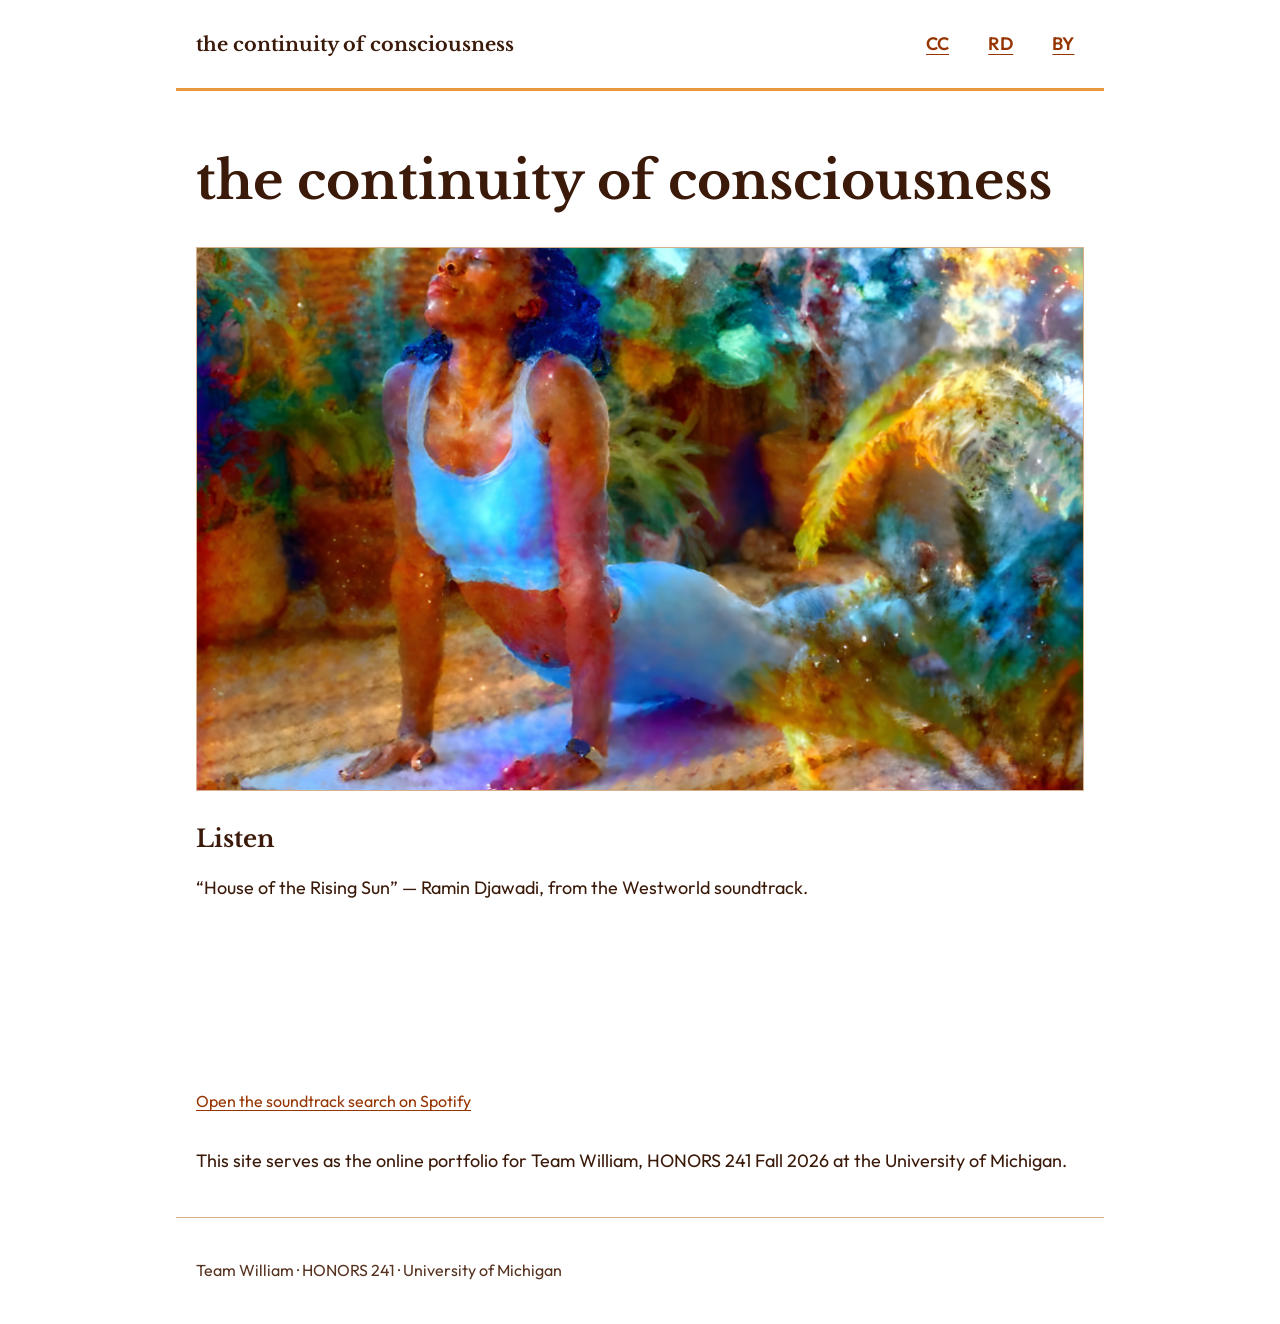
<file: index.html>
<!DOCTYPE html>
<html lang="en">
<head>
  <meta charset="utf-8">
  <meta name="viewport" content="width=device-width, initial-scale=1">
  <title>the continuity of consciousness</title>
  <link rel="preconnect" href="https://fonts.googleapis.com">
  <link rel="preconnect" href="https://fonts.gstatic.com" crossorigin>
  <link href="https://fonts.googleapis.com/css2?family=Libre+Baskerville:wght@400;700&family=Outfit:wght@400;500;600;700&display=swap" rel="stylesheet">
  <link rel="stylesheet" href="styles.css">
</head>
<body>
  <a class="skip-link" href="#main">Skip to main content</a>

  <header class="site-header">
    <p class="site-title"><a href="index.html">the continuity of consciousness</a></p>
    <nav aria-label="Member pages">
      <ul>
        <li><a href="cc.html">CC</a></li>
        <li><a href="rd.html">RD</a></li>
        <li><a href="by.html">BY</a></li>
      </ul>
    </nav>
  </header>

  <main id="main">
    <h1>the continuity of consciousness</h1>
    <figure class="cover-image">
      <img src="images/site_cover_page.png" alt="Cover artwork for the continuity of consciousness portfolio">
    </figure>

    <section class="music-section" aria-labelledby="music-heading">
      <h2 id="music-heading">Listen</h2>
      <p>“House of the Rising Sun” — Ramin Djawadi, from the Westworld soundtrack.</p>
      <div class="player-frame">
        <iframe title="Spotify player search for House of the Rising Sun by Ramin Djawadi"
          src="https://open.spotify.com/embed/search/House%20of%20the%20Rising%20Sun%20Ramin%20Djawadi"
          width="100%" height="152" loading="lazy" allow="autoplay; clipboard-write; encrypted-media; fullscreen; picture-in-picture"
          referrerpolicy="strict-origin-when-cross-origin"></iframe>
      </div>
      <p class="player-fallback"><a href="https://open.spotify.com/search/House%20of%20the%20Rising%20Sun%20Ramin%20Djawadi">Open the soundtrack search on Spotify</a></p>
    </section>

    <p class="intro">This site serves as the online portfolio for Team William, HONORS 241 Fall 2026 at the University of Michigan.</p>
  </main>

  <footer class="site-footer">
    <p>Team William · HONORS 241 · University of Michigan</p>
  </footer>
</body>
</html>
</file>
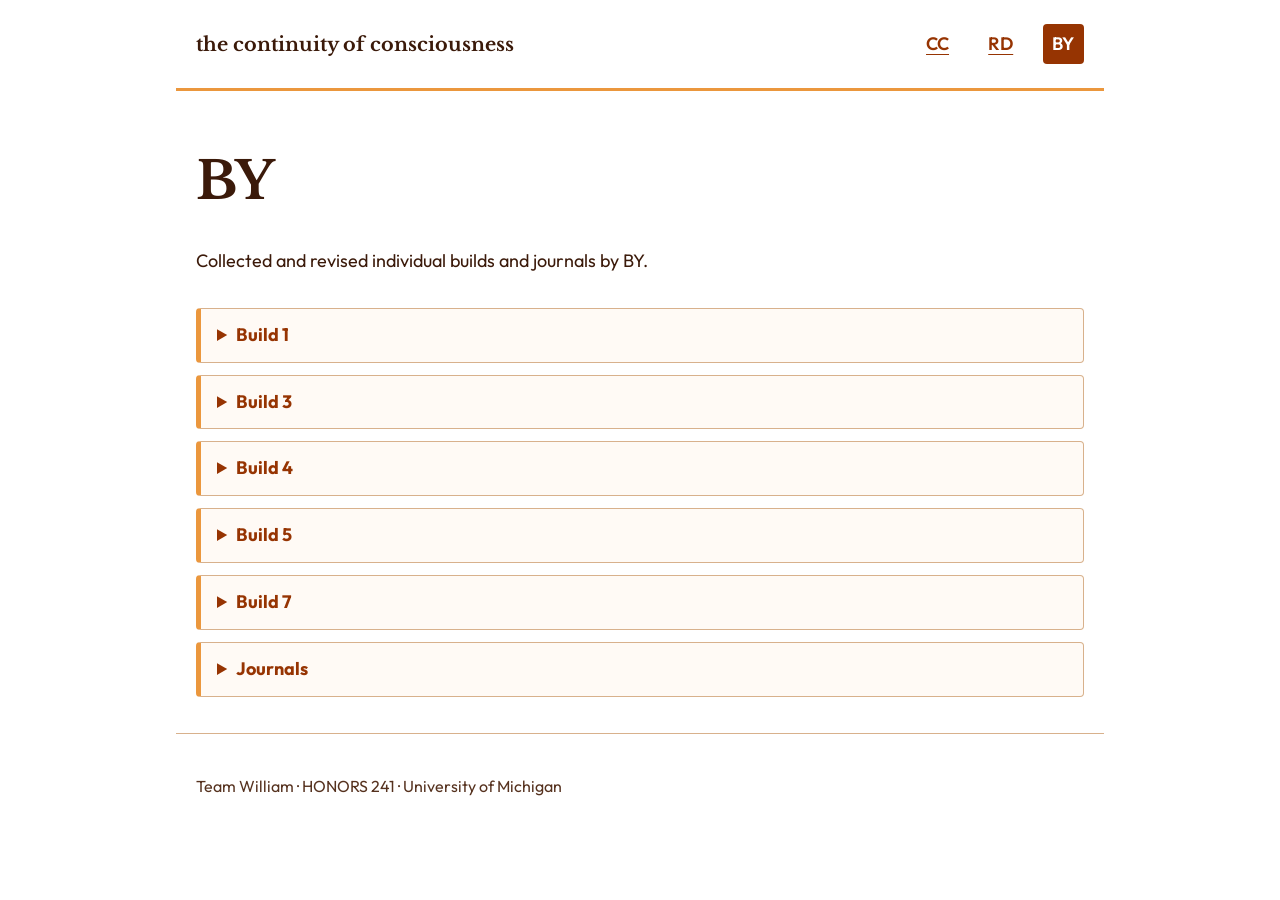
<file: by.html>
<!DOCTYPE html>
<html lang="en">
<head>
  <meta charset="utf-8">
  <meta name="viewport" content="width=device-width, initial-scale=1">
  <title>BY — the continuity of consciousness</title>
  <link rel="preconnect" href="https://fonts.googleapis.com">
  <link rel="preconnect" href="https://fonts.gstatic.com" crossorigin>
  <link href="https://fonts.googleapis.com/css2?family=Libre+Baskerville:wght@400;700&family=Outfit:wght@400;500;600;700&display=swap" rel="stylesheet">
  <link rel="stylesheet" href="styles.css">
</head>
<body>
  <a class="skip-link" href="#main">Skip to main content</a>
  <header class="site-header">
    <p class="site-title"><a href="index.html">the continuity of consciousness</a></p>
    <nav aria-label="Member pages">
      <ul>
        <li><a href="cc.html">CC</a></li>
        <li><a href="rd.html">RD</a></li>
        <li><a href="by.html" aria-current="page">BY</a></li>
      </ul>
    </nav>
  </header>
  <main id="main">
    <h1>BY</h1>
    <p class="member-intro">Collected and revised individual builds and journals by BY.</p>
    <section class="member-builds" aria-label="BY's individual work">
      <details><summary>Build 1</summary><p>Documents for this build will be added here when available.</p></details>
      <details><summary>Build 3</summary><p>Documents for this build will be added here when available.</p></details>
      <details><summary>Build 4</summary><p>Documents for this build will be added here when available.</p></details>
      <details><summary>Build 5</summary><p>Documents for this build will be added here when available.</p></details>
      <details><summary>Build 7</summary><p>Documents for this build will be added here when available.</p></details>
      <details><summary>Journals</summary><p>Journal documents will be added here when available.</p></details>
    </section>
  </main>
  <footer class="site-footer"><p>Team William · HONORS 241 · University of Michigan</p></footer>
</body>
</html>
</file>
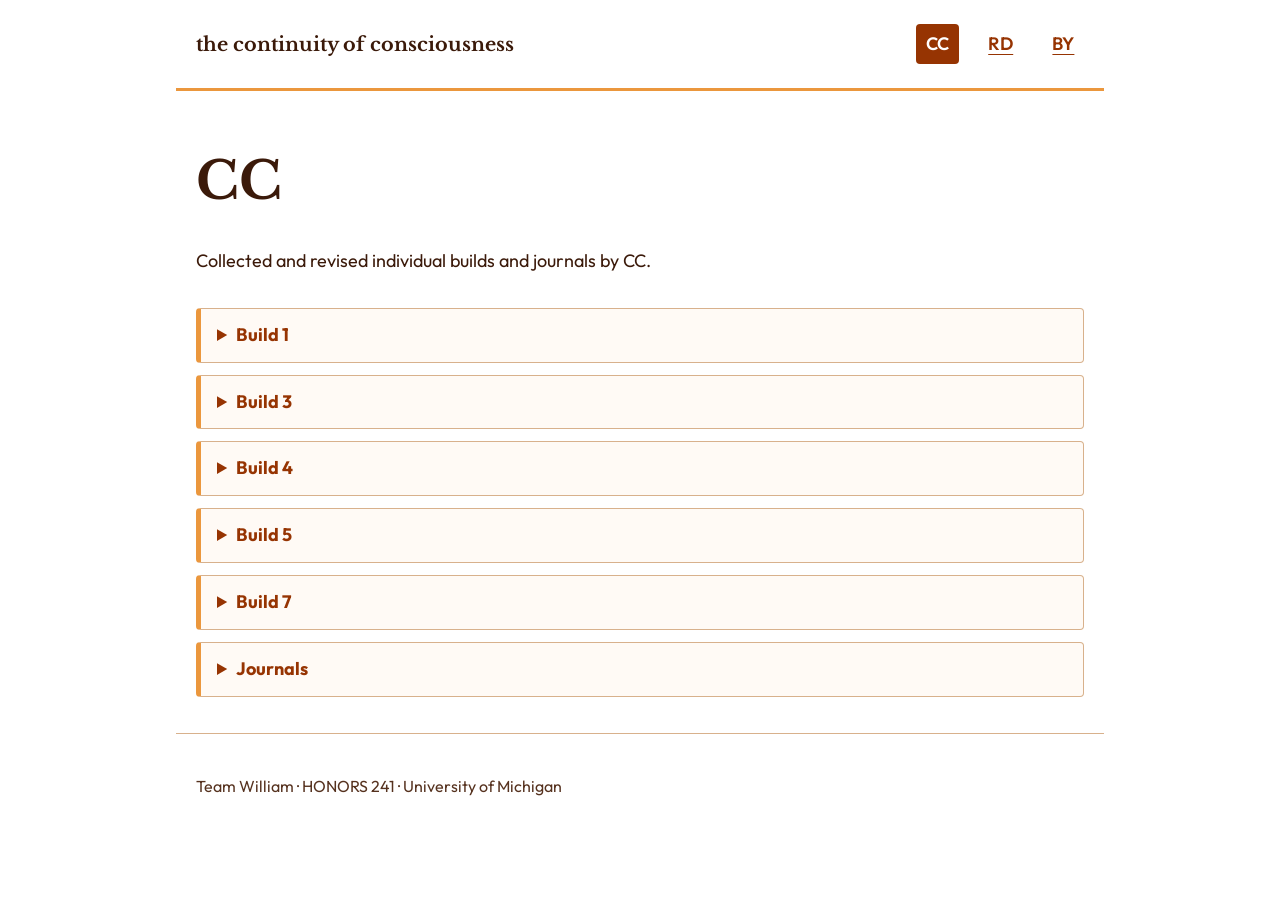
<file: cc.html>
<!DOCTYPE html>
<html lang="en">
<head>
  <meta charset="utf-8">
  <meta name="viewport" content="width=device-width, initial-scale=1">
  <title>CC — the continuity of consciousness</title>
  <link rel="preconnect" href="https://fonts.googleapis.com">
  <link rel="preconnect" href="https://fonts.gstatic.com" crossorigin>
  <link href="https://fonts.googleapis.com/css2?family=Libre+Baskerville:wght@400;700&family=Outfit:wght@400;500;600;700&display=swap" rel="stylesheet">
  <link rel="stylesheet" href="styles.css">
</head>
<body>
  <a class="skip-link" href="#main">Skip to main content</a>
  <header class="site-header">
    <p class="site-title"><a href="index.html">the continuity of consciousness</a></p>
    <nav aria-label="Member pages">
      <ul>
        <li><a href="cc.html" aria-current="page">CC</a></li>
        <li><a href="rd.html">RD</a></li>
        <li><a href="by.html">BY</a></li>
      </ul>
    </nav>
  </header>
  <main id="main">
    <h1>CC</h1>
    <p class="member-intro">Collected and revised individual builds and journals by CC.</p>
    <section class="member-builds" aria-label="CC's individual work">
      <details><summary>Build 1</summary><p>Documents for this build will be added here when available.</p></details>
      <details><summary>Build 3</summary><p>Documents for this build will be added here when available.</p></details>
      <details><summary>Build 4</summary><p>Documents for this build will be added here when available.</p></details>
      <details><summary>Build 5</summary><p>Documents for this build will be added here when available.</p></details>
      <details><summary>Build 7</summary><p>Documents for this build will be added here when available.</p></details>
      <details><summary>Journals</summary><p>Journal documents will be added here when available.</p></details>
    </section>
  </main>
  <footer class="site-footer"><p>Team William · HONORS 241 · University of Michigan</p></footer>
</body>
</html>
</file>
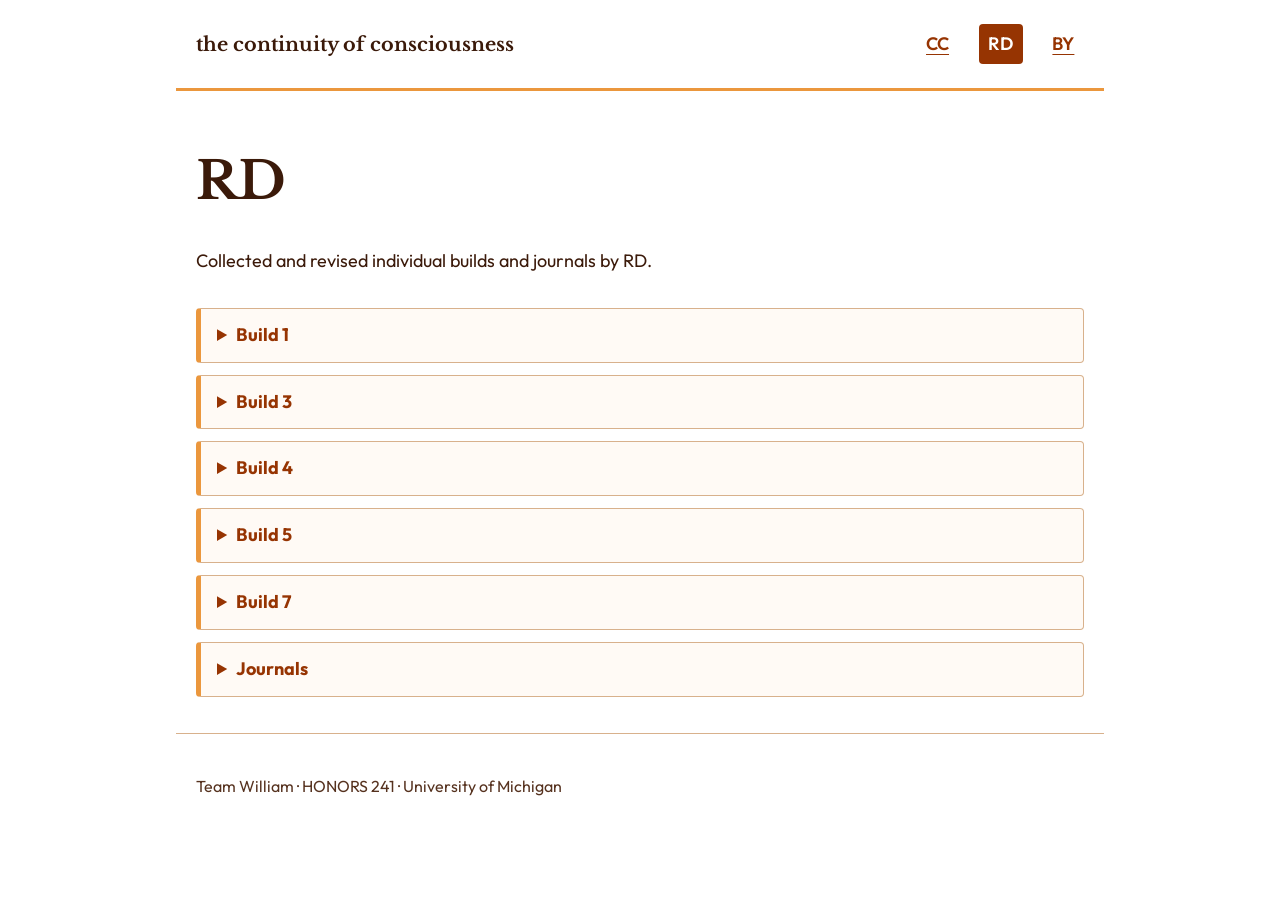
<file: rd.html>
<!DOCTYPE html>
<html lang="en">
<head>
  <meta charset="utf-8">
  <meta name="viewport" content="width=device-width, initial-scale=1">
  <title>RD — the continuity of consciousness</title>
  <link rel="preconnect" href="https://fonts.googleapis.com">
  <link rel="preconnect" href="https://fonts.gstatic.com" crossorigin>
  <link href="https://fonts.googleapis.com/css2?family=Libre+Baskerville:wght@400;700&family=Outfit:wght@400;500;600;700&display=swap" rel="stylesheet">
  <link rel="stylesheet" href="styles.css">
</head>
<body>
  <a class="skip-link" href="#main">Skip to main content</a>
  <header class="site-header">
    <p class="site-title"><a href="index.html">the continuity of consciousness</a></p>
    <nav aria-label="Member pages">
      <ul>
        <li><a href="cc.html">CC</a></li>
        <li><a href="rd.html" aria-current="page">RD</a></li>
        <li><a href="by.html">BY</a></li>
      </ul>
    </nav>
  </header>
  <main id="main">
    <h1>RD</h1>
    <p class="member-intro">Collected and revised individual builds and journals by RD.</p>
    <section class="member-builds" aria-label="RD's individual work">
      <details><summary>Build 1</summary><p>Documents for this build will be added here when available.</p></details>
      <details><summary>Build 3</summary><p>Documents for this build will be added here when available.</p></details>
      <details><summary>Build 4</summary><p>Documents for this build will be added here when available.</p></details>
      <details><summary>Build 5</summary><p>Documents for this build will be added here when available.</p></details>
      <details><summary>Build 7</summary><p>Documents for this build will be added here when available.</p></details>
      <details><summary>Journals</summary><p>Journal documents will be added here when available.</p></details>
    </section>
  </main>
  <footer class="site-footer"><p>Team William · HONORS 241 · University of Michigan</p></footer>
</body>
</html>
</file>
<file: styles.css>
:root {
  --text: #3b1a0a;
  --muted: #56321f;
  --background: #ffffff;
  --accent: #963402;
  --highlight: #eb973d;
  --border: #d8b18c;
  --max-width: 58rem;
}

*,
*::before,
*::after {
  box-sizing: border-box;
}

body {
  margin: 0;
  font-family: "Outfit", system-ui, sans-serif;
  font-size: 1.125rem;
  line-height: 1.6;
  color: var(--text);
  background: var(--background);
}

h1,
h2,
h3,
.site-title {
  font-family: "Libre Baskerville", Georgia, serif;
}

.site-header,
main,
.site-footer {
  max-width: var(--max-width);
  margin: 0 auto;
  padding: 1.5rem 1.25rem;
}

.site-header {
  display: flex;
  flex-wrap: wrap;
  align-items: baseline;
  justify-content: space-between;
  gap: 1rem;
  border-bottom: 3px solid var(--highlight);
}

.site-title {
  margin: 0;
  font-weight: 700;
}

.site-title a {
  color: inherit;
  text-decoration: none;
}

nav ul {
  display: flex;
  flex-wrap: wrap;
  gap: 1.25rem;
  margin: 0;
  padding: 0;
  list-style: none;
}

a {
  color: var(--accent);
  text-underline-offset: 0.2em;
}

a:focus-visible {
  outline: 3px solid var(--accent);
  outline-offset: 2px;
}

h1 {
  font-size: clamp(2rem, 5vw, 3.25rem);
  line-height: 1.2;
}

h2 {
  font-size: 1.5rem;
  line-height: 1.3;
}

img,
video {
  max-width: 100%;
  height: auto;
}

.site-footer {
  border-top: 1px solid var(--border);
  color: var(--muted);
  font-size: 1rem;
}

.skip-link {
  position: absolute;
  left: -999rem;
}

.skip-link:focus {
  left: 1rem;
  top: 1rem;
  padding: 0.5rem 0.75rem;
  background: var(--background);
  z-index: 10;
}

.site-header {
  align-items: center;
}

.site-title {
  max-width: 30rem;
  font-size: 1.2rem;
}

nav a {
  display: inline-block;
  padding: 0.35rem 0.6rem;
  border-radius: 0.25rem;
  font-weight: 600;
}

nav a:hover,
nav a[aria-current="page"] {
  color: #ffffff;
  background: var(--accent);
  text-decoration: none;
}

.cover-image {
  margin: 1.5rem 0 2rem;
  text-align: center;
}

.cover-image img {
  display: block;
  width: 100%;
  max-height: 34rem;
  object-fit: cover;
  border: 1px solid var(--border);
}

.music-section,
.intro,
.member-intro {
  margin-top: 2rem;
}

.player-frame {
  overflow: hidden;
  border-radius: 0.75rem;
}

.player-frame iframe {
  display: block;
  border: 0;
}

.player-fallback {
  font-size: 1rem;
}

.member-builds {
  margin-top: 2rem;
}

.member-builds details {
  margin: 0.75rem 0;
  border: 1px solid var(--border);
  border-left: 0.35rem solid var(--highlight);
  border-radius: 0.25rem;
  background: #fffaf5;
}

.member-builds summary {
  padding: 0.75rem 1rem;
  color: var(--accent);
  font-weight: 700;
  cursor: pointer;
}

.member-builds details p {
  margin: 0;
  padding: 0 1rem 1rem;
}

@media (max-width: 34rem) {
  .site-header {
    align-items: flex-start;
  }

  nav ul {
    gap: 0.35rem;
  }
}
</file>
